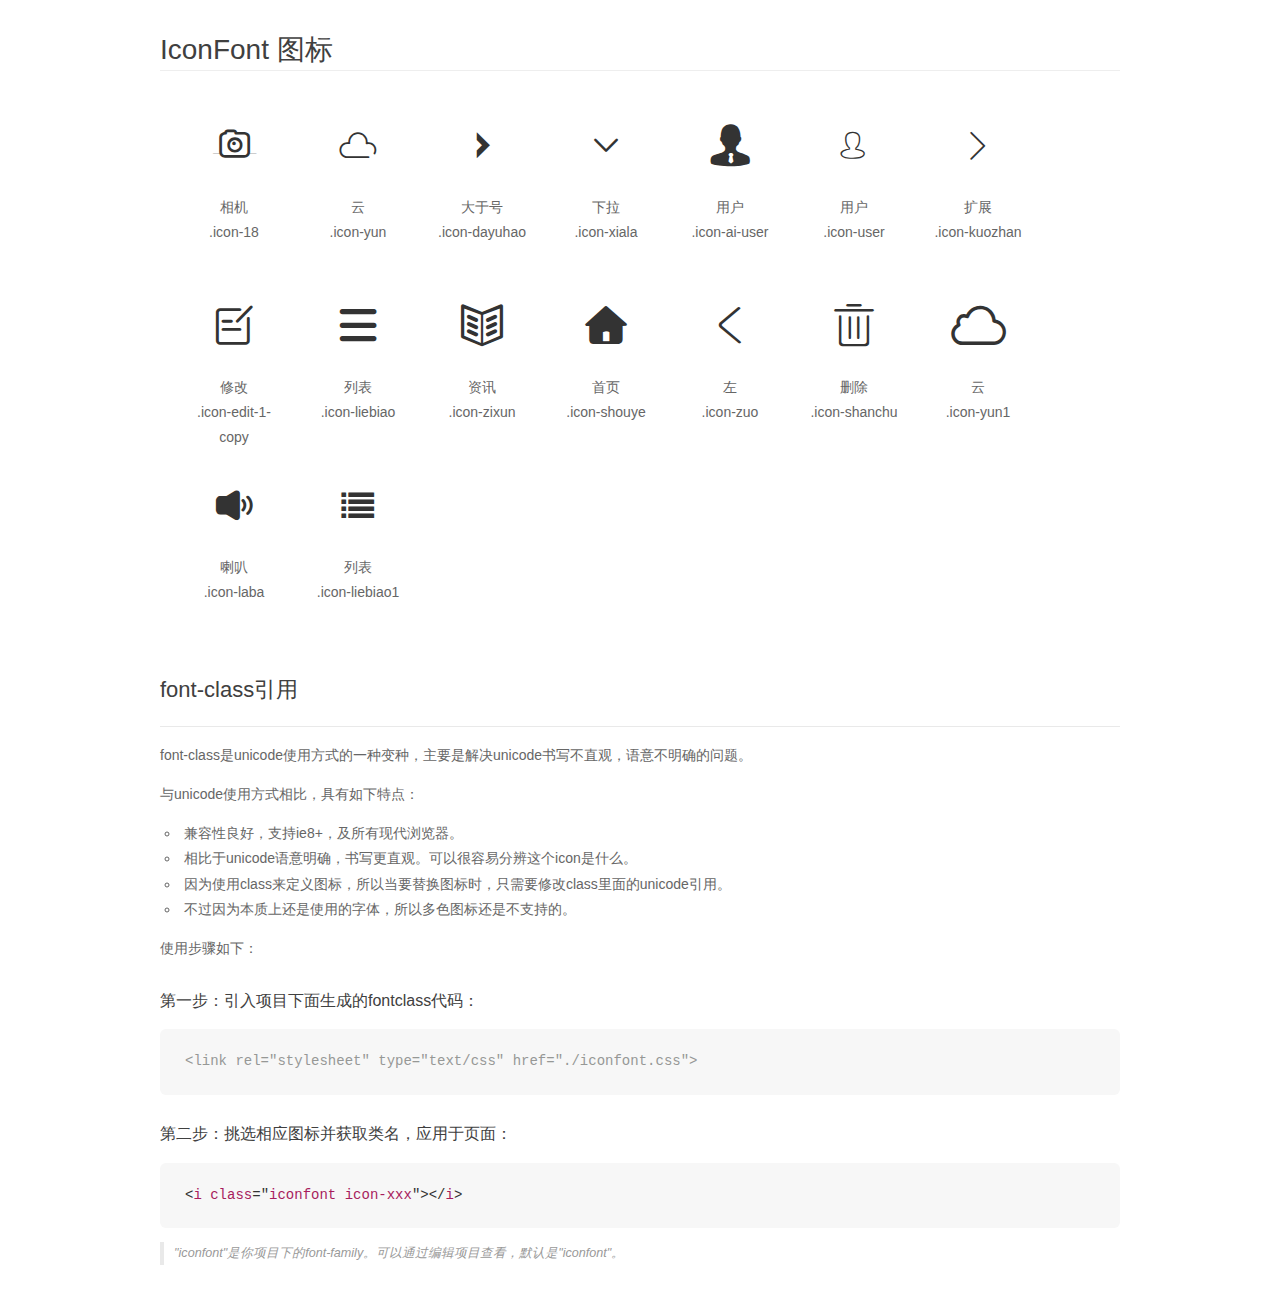
<file: css/iconFont/demo_fontclass.html>
<!DOCTYPE html>
<html>
<head>
    <meta charset="utf-8"/>
    <title>IconFont</title>
    <link rel="stylesheet" href="demo.css">
    <link rel="stylesheet" href="iconfont.css">
</head>
<body>
    <div class="main markdown">
        <h1>IconFont 图标</h1>
        <ul class="icon_lists clear">
            
                <li>
                <i class="icon iconfont icon-18"></i>
                    <div class="name">相机</div>
                    <div class="fontclass">.icon-18</div>
                </li>
            
                <li>
                <i class="icon iconfont icon-yun"></i>
                    <div class="name">云</div>
                    <div class="fontclass">.icon-yun</div>
                </li>
            
                <li>
                <i class="icon iconfont icon-dayuhao"></i>
                    <div class="name">大于号</div>
                    <div class="fontclass">.icon-dayuhao</div>
                </li>
            
                <li>
                <i class="icon iconfont icon-xiala"></i>
                    <div class="name">下拉</div>
                    <div class="fontclass">.icon-xiala</div>
                </li>
            
                <li>
                <i class="icon iconfont icon-ai-user"></i>
                    <div class="name">用户</div>
                    <div class="fontclass">.icon-ai-user</div>
                </li>
            
                <li>
                <i class="icon iconfont icon-user"></i>
                    <div class="name">用户</div>
                    <div class="fontclass">.icon-user</div>
                </li>
            
                <li>
                <i class="icon iconfont icon-kuozhan"></i>
                    <div class="name">扩展</div>
                    <div class="fontclass">.icon-kuozhan</div>
                </li>
            
                <li>
                <i class="icon iconfont icon-edit-1-copy"></i>
                    <div class="name">修改</div>
                    <div class="fontclass">.icon-edit-1-copy</div>
                </li>
            
                <li>
                <i class="icon iconfont icon-liebiao"></i>
                    <div class="name">列表</div>
                    <div class="fontclass">.icon-liebiao</div>
                </li>
            
                <li>
                <i class="icon iconfont icon-zixun"></i>
                    <div class="name">资讯</div>
                    <div class="fontclass">.icon-zixun</div>
                </li>
            
                <li>
                <i class="icon iconfont icon-shouye"></i>
                    <div class="name">首页</div>
                    <div class="fontclass">.icon-shouye</div>
                </li>
            
                <li>
                <i class="icon iconfont icon-zuo"></i>
                    <div class="name"> 左</div>
                    <div class="fontclass">.icon-zuo</div>
                </li>
            
                <li>
                <i class="icon iconfont icon-shanchu"></i>
                    <div class="name">删除</div>
                    <div class="fontclass">.icon-shanchu</div>
                </li>
            
                <li>
                <i class="icon iconfont icon-yun1"></i>
                    <div class="name">云</div>
                    <div class="fontclass">.icon-yun1</div>
                </li>
            
                <li>
                <i class="icon iconfont icon-laba"></i>
                    <div class="name">喇叭</div>
                    <div class="fontclass">.icon-laba</div>
                </li>
            
                <li>
                <i class="icon iconfont icon-liebiao1"></i>
                    <div class="name">列表</div>
                    <div class="fontclass">.icon-liebiao1</div>
                </li>
            
        </ul>

        <h2 id="font-class-">font-class引用</h2>
        <hr>

        <p>font-class是unicode使用方式的一种变种，主要是解决unicode书写不直观，语意不明确的问题。</p>
        <p>与unicode使用方式相比，具有如下特点：</p>
        <ul>
        <li>兼容性良好，支持ie8+，及所有现代浏览器。</li>
        <li>相比于unicode语意明确，书写更直观。可以很容易分辨这个icon是什么。</li>
        <li>因为使用class来定义图标，所以当要替换图标时，只需要修改class里面的unicode引用。</li>
        <li>不过因为本质上还是使用的字体，所以多色图标还是不支持的。</li>
        </ul>
        <p>使用步骤如下：</p>
        <h3 id="-fontclass-">第一步：引入项目下面生成的fontclass代码：</h3>


        <pre><code class="lang-js hljs javascript"><span class="hljs-comment">&lt;link rel="stylesheet" type="text/css" href="./iconfont.css"&gt;</span></code></pre>
        <h3 id="-">第二步：挑选相应图标并获取类名，应用于页面：</h3>
        <pre><code class="lang-css hljs">&lt;<span class="hljs-selector-tag">i</span> <span class="hljs-selector-tag">class</span>="<span class="hljs-selector-tag">iconfont</span> <span class="hljs-selector-tag">icon-xxx</span>"&gt;&lt;/<span class="hljs-selector-tag">i</span>&gt;</code></pre>
        <blockquote>
        <p>"iconfont"是你项目下的font-family。可以通过编辑项目查看，默认是"iconfont"。</p>
        </blockquote>
    </div>
</body>
</html>
</file>
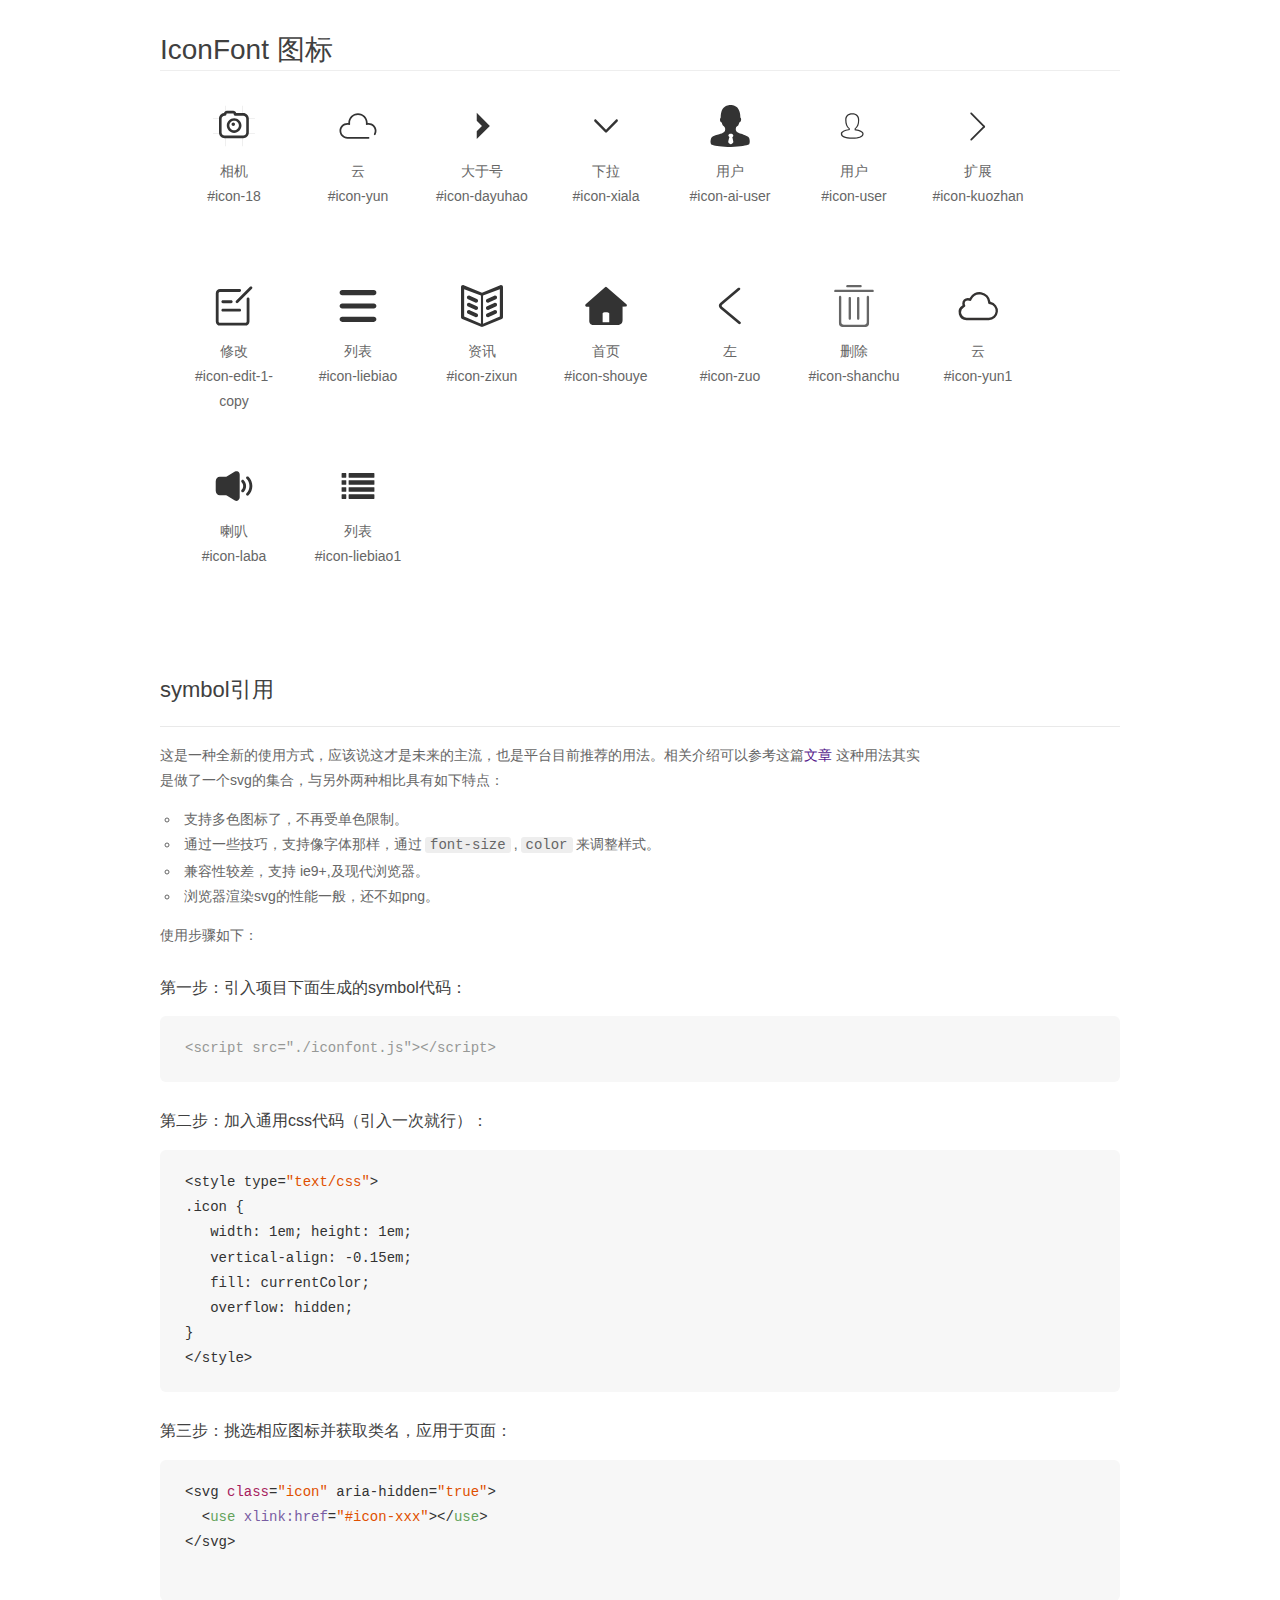
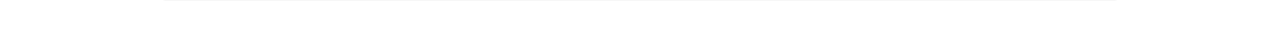
<file: css/iconFont/demo_symbol.html>
<!DOCTYPE html>
<html>
<head>
    <meta charset="utf-8"/>
    <title>IconFont</title>
    <link rel="stylesheet" href="demo.css">
    <script src="iconfont.js"></script>

    <style type="text/css">
        .icon {
          /* 通过设置 font-size 来改变图标大小 */
          width: 1em; height: 1em;
          /* 图标和文字相邻时，垂直对齐 */
          vertical-align: -0.15em;
          /* 通过设置 color 来改变 SVG 的颜色/fill */
          fill: currentColor;
          /* path 和 stroke 溢出 viewBox 部分在 IE 下会显示
             normalize.css 中也包含这行 */
          overflow: hidden;
        }

    </style>
</head>
<body>
    <div class="main markdown">
        <h1>IconFont 图标</h1>
        <ul class="icon_lists clear">
            
                <li>
                    <svg class="icon" aria-hidden="true">
                        <use xlink:href="#icon-18"></use>
                    </svg>
                    <div class="name">相机</div>
                    <div class="fontclass">#icon-18</div>
                </li>
            
                <li>
                    <svg class="icon" aria-hidden="true">
                        <use xlink:href="#icon-yun"></use>
                    </svg>
                    <div class="name">云</div>
                    <div class="fontclass">#icon-yun</div>
                </li>
            
                <li>
                    <svg class="icon" aria-hidden="true">
                        <use xlink:href="#icon-dayuhao"></use>
                    </svg>
                    <div class="name">大于号</div>
                    <div class="fontclass">#icon-dayuhao</div>
                </li>
            
                <li>
                    <svg class="icon" aria-hidden="true">
                        <use xlink:href="#icon-xiala"></use>
                    </svg>
                    <div class="name">下拉</div>
                    <div class="fontclass">#icon-xiala</div>
                </li>
            
                <li>
                    <svg class="icon" aria-hidden="true">
                        <use xlink:href="#icon-ai-user"></use>
                    </svg>
                    <div class="name">用户</div>
                    <div class="fontclass">#icon-ai-user</div>
                </li>
            
                <li>
                    <svg class="icon" aria-hidden="true">
                        <use xlink:href="#icon-user"></use>
                    </svg>
                    <div class="name">用户</div>
                    <div class="fontclass">#icon-user</div>
                </li>
            
                <li>
                    <svg class="icon" aria-hidden="true">
                        <use xlink:href="#icon-kuozhan"></use>
                    </svg>
                    <div class="name">扩展</div>
                    <div class="fontclass">#icon-kuozhan</div>
                </li>
            
                <li>
                    <svg class="icon" aria-hidden="true">
                        <use xlink:href="#icon-edit-1-copy"></use>
                    </svg>
                    <div class="name">修改</div>
                    <div class="fontclass">#icon-edit-1-copy</div>
                </li>
            
                <li>
                    <svg class="icon" aria-hidden="true">
                        <use xlink:href="#icon-liebiao"></use>
                    </svg>
                    <div class="name">列表</div>
                    <div class="fontclass">#icon-liebiao</div>
                </li>
            
                <li>
                    <svg class="icon" aria-hidden="true">
                        <use xlink:href="#icon-zixun"></use>
                    </svg>
                    <div class="name">资讯</div>
                    <div class="fontclass">#icon-zixun</div>
                </li>
            
                <li>
                    <svg class="icon" aria-hidden="true">
                        <use xlink:href="#icon-shouye"></use>
                    </svg>
                    <div class="name">首页</div>
                    <div class="fontclass">#icon-shouye</div>
                </li>
            
                <li>
                    <svg class="icon" aria-hidden="true">
                        <use xlink:href="#icon-zuo"></use>
                    </svg>
                    <div class="name"> 左</div>
                    <div class="fontclass">#icon-zuo</div>
                </li>
            
                <li>
                    <svg class="icon" aria-hidden="true">
                        <use xlink:href="#icon-shanchu"></use>
                    </svg>
                    <div class="name">删除</div>
                    <div class="fontclass">#icon-shanchu</div>
                </li>
            
                <li>
                    <svg class="icon" aria-hidden="true">
                        <use xlink:href="#icon-yun1"></use>
                    </svg>
                    <div class="name">云</div>
                    <div class="fontclass">#icon-yun1</div>
                </li>
            
                <li>
                    <svg class="icon" aria-hidden="true">
                        <use xlink:href="#icon-laba"></use>
                    </svg>
                    <div class="name">喇叭</div>
                    <div class="fontclass">#icon-laba</div>
                </li>
            
                <li>
                    <svg class="icon" aria-hidden="true">
                        <use xlink:href="#icon-liebiao1"></use>
                    </svg>
                    <div class="name">列表</div>
                    <div class="fontclass">#icon-liebiao1</div>
                </li>
            
        </ul>


        <h2 id="symbol-">symbol引用</h2>
        <hr>

        <p>这是一种全新的使用方式，应该说这才是未来的主流，也是平台目前推荐的用法。相关介绍可以参考这篇<a href="">文章</a>
        这种用法其实是做了一个svg的集合，与另外两种相比具有如下特点：</p>
        <ul>
          <li>支持多色图标了，不再受单色限制。</li>
          <li>通过一些技巧，支持像字体那样，通过<code>font-size</code>,<code>color</code>来调整样式。</li>
          <li>兼容性较差，支持 ie9+,及现代浏览器。</li>
          <li>浏览器渲染svg的性能一般，还不如png。</li>
        </ul>
        <p>使用步骤如下：</p>
        <h3 id="-symbol-">第一步：引入项目下面生成的symbol代码：</h3>
        <pre><code class="lang-js hljs javascript"><span class="hljs-comment">&lt;script src="./iconfont.js"&gt;&lt;/script&gt;</span></code></pre>
        <h3 id="-css-">第二步：加入通用css代码（引入一次就行）：</h3>
        <pre><code class="lang-js hljs javascript">&lt;style type=<span class="hljs-string">"text/css"</span>&gt;
.icon {
   width: <span class="hljs-number">1</span>em; height: <span class="hljs-number">1</span>em;
   vertical-align: <span class="hljs-number">-0.15</span>em;
   fill: currentColor;
   overflow: hidden;
}
&lt;<span class="hljs-regexp">/style&gt;</span></code></pre>
        <h3 id="-">第三步：挑选相应图标并获取类名，应用于页面：</h3>
        <pre><code class="lang-js hljs javascript">&lt;svg <span class="hljs-class"><span class="hljs-keyword">class</span></span>=<span class="hljs-string">"icon"</span> aria-hidden=<span class="hljs-string">"true"</span>&gt;<span class="xml"><span class="hljs-tag">
  &lt;<span class="hljs-name">use</span> <span class="hljs-attr">xlink:href</span>=<span class="hljs-string">"#icon-xxx"</span>&gt;</span><span class="hljs-tag">&lt;/<span class="hljs-name">use</span>&gt;</span>
</span>&lt;<span class="hljs-regexp">/svg&gt;
        </span></code></pre>
    </div>
</body>
</html>
</file>
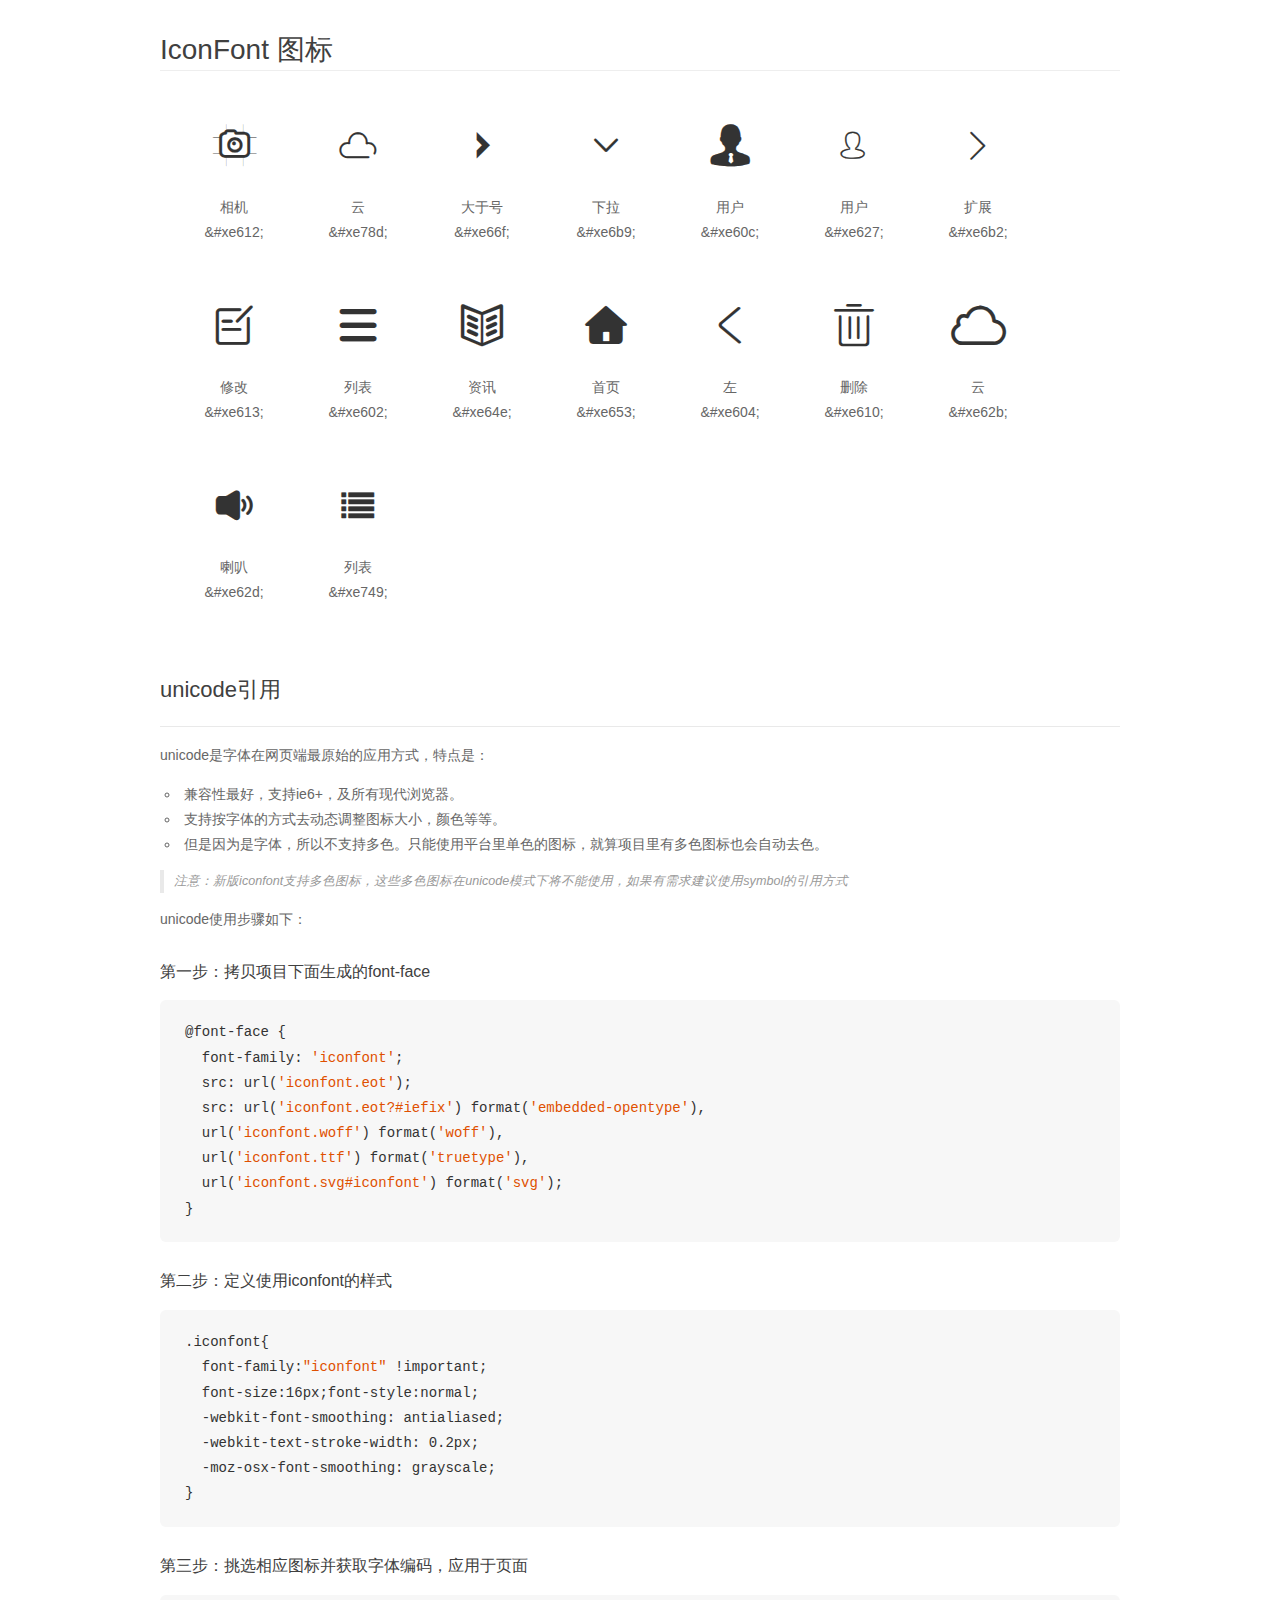
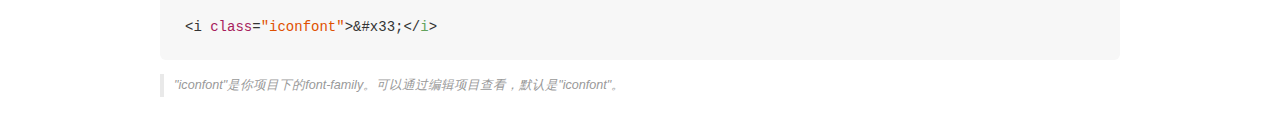
<file: css/iconFont/demo_unicode.html>
<!DOCTYPE html>
<html>
<head>
    <meta charset="utf-8"/>
    <title>IconFont</title>
    <link rel="stylesheet" href="demo.css">

    <style type="text/css">

        @font-face {font-family: "iconfont";
          src: url('iconfont.eot'); /* IE9*/
          src: url('iconfont.eot#iefix') format('embedded-opentype'), /* IE6-IE8 */
          url('iconfont.woff') format('woff'), /* chrome, firefox */
          url('iconfont.ttf') format('truetype'), /* chrome, firefox, opera, Safari, Android, iOS 4.2+*/
          url('iconfont.svg#iconfont') format('svg'); /* iOS 4.1- */
        }

        .iconfont {
          font-family:"iconfont" !important;
          font-size:16px;
          font-style:normal;
          -webkit-font-smoothing: antialiased;
          -webkit-text-stroke-width: 0.2px;
          -moz-osx-font-smoothing: grayscale;
        }

    </style>
</head>
<body>
    <div class="main markdown">
        <h1>IconFont 图标</h1>
        <ul class="icon_lists clear">
            
                <li>
                <i class="icon iconfont">&#xe612;</i>
                    <div class="name">相机</div>
                    <div class="code">&amp;#xe612;</div>
                </li>
            
                <li>
                <i class="icon iconfont">&#xe78d;</i>
                    <div class="name">云</div>
                    <div class="code">&amp;#xe78d;</div>
                </li>
            
                <li>
                <i class="icon iconfont">&#xe66f;</i>
                    <div class="name">大于号</div>
                    <div class="code">&amp;#xe66f;</div>
                </li>
            
                <li>
                <i class="icon iconfont">&#xe6b9;</i>
                    <div class="name">下拉</div>
                    <div class="code">&amp;#xe6b9;</div>
                </li>
            
                <li>
                <i class="icon iconfont">&#xe60c;</i>
                    <div class="name">用户</div>
                    <div class="code">&amp;#xe60c;</div>
                </li>
            
                <li>
                <i class="icon iconfont">&#xe627;</i>
                    <div class="name">用户</div>
                    <div class="code">&amp;#xe627;</div>
                </li>
            
                <li>
                <i class="icon iconfont">&#xe6b2;</i>
                    <div class="name">扩展</div>
                    <div class="code">&amp;#xe6b2;</div>
                </li>
            
                <li>
                <i class="icon iconfont">&#xe613;</i>
                    <div class="name">修改</div>
                    <div class="code">&amp;#xe613;</div>
                </li>
            
                <li>
                <i class="icon iconfont">&#xe602;</i>
                    <div class="name">列表</div>
                    <div class="code">&amp;#xe602;</div>
                </li>
            
                <li>
                <i class="icon iconfont">&#xe64e;</i>
                    <div class="name">资讯</div>
                    <div class="code">&amp;#xe64e;</div>
                </li>
            
                <li>
                <i class="icon iconfont">&#xe653;</i>
                    <div class="name">首页</div>
                    <div class="code">&amp;#xe653;</div>
                </li>
            
                <li>
                <i class="icon iconfont">&#xe604;</i>
                    <div class="name"> 左</div>
                    <div class="code">&amp;#xe604;</div>
                </li>
            
                <li>
                <i class="icon iconfont">&#xe610;</i>
                    <div class="name">删除</div>
                    <div class="code">&amp;#xe610;</div>
                </li>
            
                <li>
                <i class="icon iconfont">&#xe62b;</i>
                    <div class="name">云</div>
                    <div class="code">&amp;#xe62b;</div>
                </li>
            
                <li>
                <i class="icon iconfont">&#xe62d;</i>
                    <div class="name">喇叭</div>
                    <div class="code">&amp;#xe62d;</div>
                </li>
            
                <li>
                <i class="icon iconfont">&#xe749;</i>
                    <div class="name">列表</div>
                    <div class="code">&amp;#xe749;</div>
                </li>
            
        </ul>
        <h2 id="unicode-">unicode引用</h2>
        <hr>

        <p>unicode是字体在网页端最原始的应用方式，特点是：</p>
        <ul>
        <li>兼容性最好，支持ie6+，及所有现代浏览器。</li>
        <li>支持按字体的方式去动态调整图标大小，颜色等等。</li>
        <li>但是因为是字体，所以不支持多色。只能使用平台里单色的图标，就算项目里有多色图标也会自动去色。</li>
        </ul>
        <blockquote>
        <p>注意：新版iconfont支持多色图标，这些多色图标在unicode模式下将不能使用，如果有需求建议使用symbol的引用方式</p>
        </blockquote>
        <p>unicode使用步骤如下：</p>
        <h3 id="-font-face">第一步：拷贝项目下面生成的font-face</h3>
        <pre><code class="lang-js hljs javascript">@font-face {
  font-family: <span class="hljs-string">'iconfont'</span>;
  src: url(<span class="hljs-string">'iconfont.eot'</span>);
  src: url(<span class="hljs-string">'iconfont.eot?#iefix'</span>) format(<span class="hljs-string">'embedded-opentype'</span>),
  url(<span class="hljs-string">'iconfont.woff'</span>) format(<span class="hljs-string">'woff'</span>),
  url(<span class="hljs-string">'iconfont.ttf'</span>) format(<span class="hljs-string">'truetype'</span>),
  url(<span class="hljs-string">'iconfont.svg#iconfont'</span>) format(<span class="hljs-string">'svg'</span>);
}
</code></pre>
        <h3 id="-iconfont-">第二步：定义使用iconfont的样式</h3>
        <pre><code class="lang-js hljs javascript">.iconfont{
  font-family:<span class="hljs-string">"iconfont"</span> !important;
  font-size:<span class="hljs-number">16</span>px;font-style:normal;
  -webkit-font-smoothing: antialiased;
  -webkit-text-stroke-width: <span class="hljs-number">0.2</span>px;
  -moz-osx-font-smoothing: grayscale;
}
</code></pre>
        <h3 id="-">第三步：挑选相应图标并获取字体编码，应用于页面</h3>
        <pre><code class="lang-js hljs javascript">&lt;i <span class="hljs-class"><span class="hljs-keyword">class</span></span>=<span class="hljs-string">"iconfont"</span>&gt;&amp;#x33;<span class="xml"><span class="hljs-tag">&lt;/<span class="hljs-name">i</span>&gt;</span></span></code></pre>

        <blockquote>
        <p>"iconfont"是你项目下的font-family。可以通过编辑项目查看，默认是"iconfont"。</p>
        </blockquote>
    </div>


</body>
</html>
</file>
<file: css/iconFont/iconfont.css>
@font-face {font-family: "iconfont";
  src: url('iconfont.eot?t=1538058742683'); /* IE9*/
  src: url('iconfont.eot?t=1538058742683#iefix') format('embedded-opentype'), /* IE6-IE8 */
  url('[data-uri]') format('woff'),
  url('iconfont.ttf?t=1538058742683') format('truetype'), /* chrome, firefox, opera, Safari, Android, iOS 4.2+*/
  url('iconfont.svg?t=1538058742683#iconfont') format('svg'); /* iOS 4.1- */
}

.iconfont {
  font-family:"iconfont" !important;
  font-size:16px;
  font-style:normal;
  -webkit-font-smoothing: antialiased;
  -moz-osx-font-smoothing: grayscale;
}

.icon-18:before { content: "\e612"; }

.icon-yun:before { content: "\e78d"; }

.icon-dayuhao:before { content: "\e66f"; }

.icon-xiala:before { content: "\e6b9"; }

.icon-ai-user:before { content: "\e60c"; }

.icon-user:before { content: "\e627"; }

.icon-kuozhan:before { content: "\e6b2"; }

.icon-edit-1-copy:before { content: "\e613"; }

.icon-liebiao:before { content: "\e602"; }

.icon-zixun:before { content: "\e64e"; }

.icon-shouye:before { content: "\e653"; }

.icon-zuo:before { content: "\e604"; }

.icon-shanchu:before { content: "\e610"; }

.icon-yun1:before { content: "\e62b"; }

.icon-laba:before { content: "\e62d"; }

.icon-liebiao1:before { content: "\e749"; }
</file>
<file: css/iconFont/demo.css>
*{margin: 0;padding: 0;list-style: none;}
/*
KISSY CSS Reset
理念：1. reset 的目的不是清除浏览器的默认样式，这仅是部分工作。清除和重置是紧密不可分的。
2. reset 的目的不是让默认样式在所有浏览器下一致，而是减少默认样式有可能带来的问题。
3. reset 期望提供一套普适通用的基础样式。但没有银弹，推荐根据具体需求，裁剪和修改后再使用。
特色：1. 适应中文；2. 基于最新主流浏览器。
维护：玉伯<lifesinger@gmail.com>, 正淳<ragecarrier@gmail.com>
 */

/** 清除内外边距 **/
body, h1, h2, h3, h4, h5, h6, hr, p, blockquote, /* structural elements 结构元素 */
dl, dt, dd, ul, ol, li, /* list elements 列表元素 */
pre, /* text formatting elements 文本格式元素 */
form, fieldset, legend, button, input, textarea, /* form elements 表单元素 */
th, td /* table elements 表格元素 */ {
  margin: 0;
  padding: 0;
}

/** 设置默认字体 **/
body,
button, input, select, textarea /* for ie */ {
  font: 12px/1.5 tahoma, arial, \5b8b\4f53, sans-serif;
}
h1, h2, h3, h4, h5, h6 { font-size: 100%; }
address, cite, dfn, em, var { font-style: normal; } /* 将斜体扶正 */
code, kbd, pre, samp { font-family: courier new, courier, monospace; } /* 统一等宽字体 */
small { font-size: 12px; } /* 小于 12px 的中文很难阅读，让 small 正常化 */

/** 重置列表元素 **/
ul, ol { list-style: none; }

/** 重置文本格式元素 **/
a { text-decoration: none; }
a:hover { text-decoration: underline; }


/** 重置表单元素 **/
legend { color: #000; } /* for ie6 */
fieldset, img { border: 0; } /* img 搭车：让链接里的 img 无边框 */
button, input, select, textarea { font-size: 100%; } /* 使得表单元素在 ie 下能继承字体大小 */
/* 注：optgroup 无法扶正 */

/** 重置表格元素 **/
table { border-collapse: collapse; border-spacing: 0; }

/* 清除浮动 */
.ks-clear:after, .clear:after {
  content: '\20';
  display: block;
  height: 0;
  clear: both;
}
.ks-clear, .clear {
  *zoom: 1;
}

.main {
  padding: 30px 100px;
width: 960px;
margin: 0 auto;
}
.main h1{font-size:36px; color:#333; text-align:left;margin-bottom:30px; border-bottom: 1px solid #eee;}

.helps{margin-top:40px;}
.helps pre{
  padding:20px;
  margin:10px 0;
  border:solid 1px #e7e1cd;
  background-color: #fffdef;
  overflow: auto;
}

.icon_lists{
  width: 100% !important;

}

.icon_lists li{
  float:left;
  width: 100px;
  height:180px;
  text-align: center;
  list-style: none !important;
}
.icon_lists .icon{
  font-size: 42px;
  line-height: 100px;
  margin: 10px 0;
  color:#333;
  -webkit-transition: font-size 0.25s ease-out 0s;
  -moz-transition: font-size 0.25s ease-out 0s;
  transition: font-size 0.25s ease-out 0s;

}
.icon_lists .icon:hover{
  font-size: 100px;
}



.markdown {
  color: #666;
  font-size: 14px;
  line-height: 1.8;
}

.highlight {
  line-height: 1.5;
}

.markdown img {
  vertical-align: middle;
  max-width: 100%;
}

.markdown h1 {
  color: #404040;
  font-weight: 500;
  line-height: 40px;
  margin-bottom: 24px;
}

.markdown h2,
.markdown h3,
.markdown h4,
.markdown h5,
.markdown h6 {
  color: #404040;
  margin: 1.6em 0 0.6em 0;
  font-weight: 500;
  clear: both;
}

.markdown h1 {
  font-size: 28px;
}

.markdown h2 {
  font-size: 22px;
}

.markdown h3 {
  font-size: 16px;
}

.markdown h4 {
  font-size: 14px;
}

.markdown h5 {
  font-size: 12px;
}

.markdown h6 {
  font-size: 12px;
}

.markdown hr {
  height: 1px;
  border: 0;
  background: #e9e9e9;
  margin: 16px 0;
  clear: both;
}

.markdown p,
.markdown pre {
  margin: 1em 0;
}

.markdown > p,
.markdown > blockquote,
.markdown > .highlight,
.markdown > ol,
.markdown > ul {
  width: 80%;
}

.markdown ul > li {
  list-style: circle;
}

.markdown > ul li,
.markdown blockquote ul > li {
  margin-left: 20px;
  padding-left: 4px;
}

.markdown > ul li p,
.markdown > ol li p {
  margin: 0.6em 0;
}

.markdown ol > li {
  list-style: decimal;
}

.markdown > ol li,
.markdown blockquote ol > li {
  margin-left: 20px;
  padding-left: 4px;
}

.markdown code {
  margin: 0 3px;
  padding: 0 5px;
  background: #eee;
  border-radius: 3px;
}

.markdown pre {
  border-radius: 6px;
  background: #f7f7f7;
  padding: 20px;
}

.markdown pre code {
  border: none;
  background: #f7f7f7;
  margin: 0;
}

.markdown strong,
.markdown b {
  font-weight: 600;
}

.markdown > table {
  border-collapse: collapse;
  border-spacing: 0px;
  empty-cells: show;
  border: 1px solid #e9e9e9;
  width: 95%;
  margin-bottom: 24px;
}

.markdown > table th {
  white-space: nowrap;
  color: #333;
  font-weight: 600;

}

.markdown > table th,
.markdown > table td {
  border: 1px solid #e9e9e9;
  padding: 8px 16px;
  text-align: left;
}

.markdown > table th {
  background: #F7F7F7;
}

.markdown blockquote {
  font-size: 90%;
  color: #999;
  border-left: 4px solid #e9e9e9;
  padding-left: 0.8em;
  margin: 1em 0;
  font-style: italic;
}

.markdown blockquote p {
  margin: 0;
}

.markdown .anchor {
  opacity: 0;
  transition: opacity 0.3s ease;
  margin-left: 8px;
}

.markdown .waiting {
  color: #ccc;
}

.markdown h1:hover .anchor,
.markdown h2:hover .anchor,
.markdown h3:hover .anchor,
.markdown h4:hover .anchor,
.markdown h5:hover .anchor,
.markdown h6:hover .anchor {
  opacity: 1;
  display: inline-block;
}

.markdown > br,
.markdown > p > br {
  clear: both;
}


.hljs {
  display: block;
  background: white;
  padding: 0.5em;
  color: #333333;
  overflow-x: auto;
}

.hljs-comment,
.hljs-meta {
  color: #969896;
}

.hljs-string,
.hljs-variable,
.hljs-template-variable,
.hljs-strong,
.hljs-emphasis,
.hljs-quote {
  color: #df5000;
}

.hljs-keyword,
.hljs-selector-tag,
.hljs-type {
  color: #a71d5d;
}

.hljs-literal,
.hljs-symbol,
.hljs-bullet,
.hljs-attribute {
  color: #0086b3;
}

.hljs-section,
.hljs-name {
  color: #63a35c;
}

.hljs-tag {
  color: #333333;
}

.hljs-title,
.hljs-attr,
.hljs-selector-id,
.hljs-selector-class,
.hljs-selector-attr,
.hljs-selector-pseudo {
  color: #795da3;
}

.hljs-addition {
  color: #55a532;
  background-color: #eaffea;
}

.hljs-deletion {
  color: #bd2c00;
  background-color: #ffecec;
}

.hljs-link {
  text-decoration: underline;
}

pre{
  background: #fff;
}
</file>
